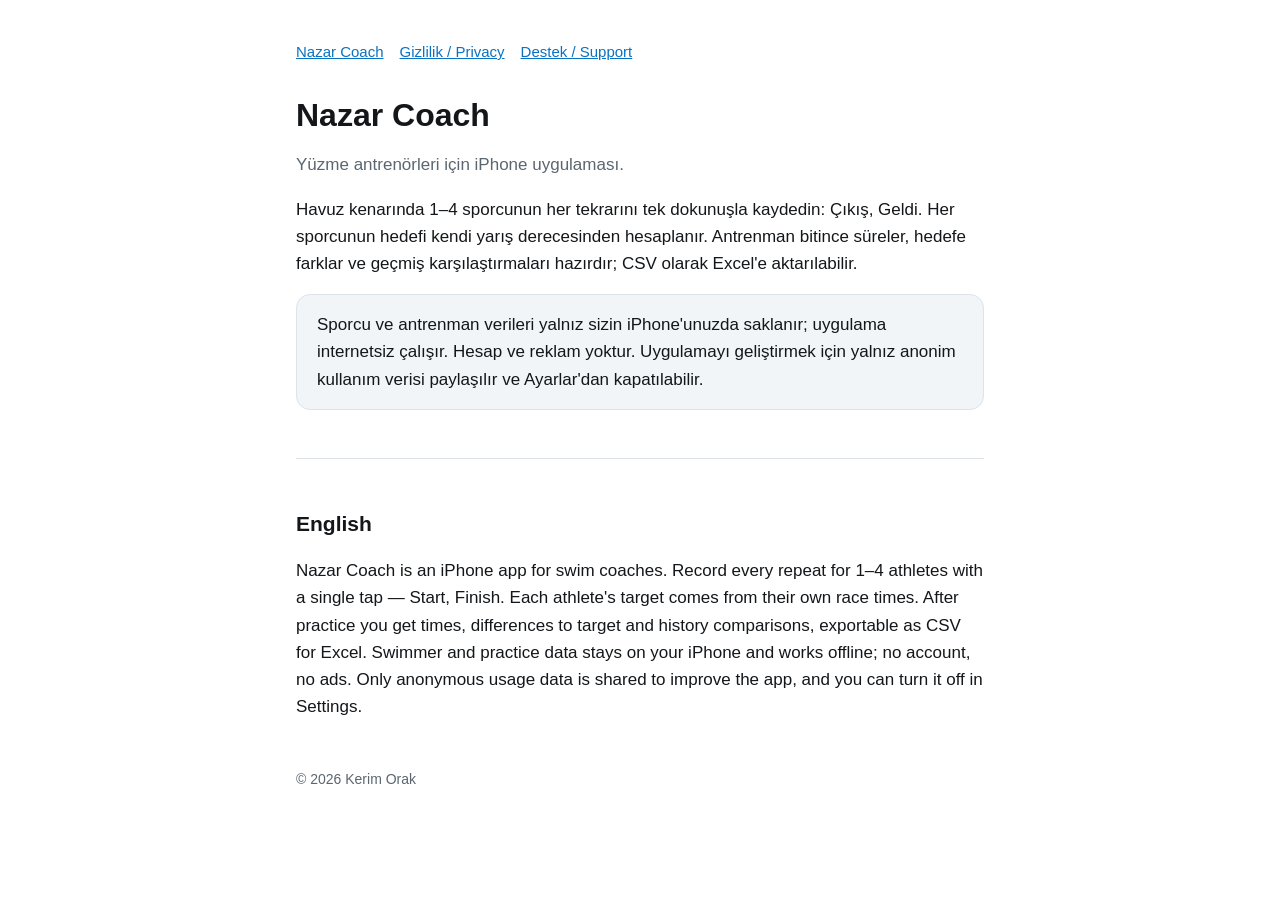
<file: index.html>
<!doctype html>
<html lang="tr"><head><meta charset="utf-8"><meta name="viewport" content="width=device-width,initial-scale=1">
<title>Nazar Coach</title><meta name="description" content="Yüzme antrenörleri için tekrar süresi kaydı."><link rel="stylesheet" href="style.css"></head>
<body><main>
<nav><a href="./">Nazar Coach</a><a href="privacy/">Gizlilik / Privacy</a><a href="support/">Destek / Support</a></nav>
<h1>Nazar Coach</h1>
<p class="muted">Yüzme antrenörleri için iPhone uygulaması.</p>
<p>Havuz kenarında 1–4 sporcunun her tekrarını tek dokunuşla kaydedin: Çıkış, Geldi. Her sporcunun hedefi kendi yarış derecesinden hesaplanır. Antrenman bitince süreler, hedefe farklar ve geçmiş karşılaştırmaları hazırdır; CSV olarak Excel'e aktarılabilir.</p>
<div class="card">Sporcu ve antrenman verileri yalnız sizin iPhone'unuzda saklanır; uygulama internetsiz çalışır. Hesap ve reklam yoktur. Uygulamayı geliştirmek için yalnız anonim kullanım verisi paylaşılır ve Ayarlar'dan kapatılabilir.</div>
<hr>
<h2>English</h2>
<p>Nazar Coach is an iPhone app for swim coaches. Record every repeat for 1–4 athletes with a single tap — Start, Finish. Each athlete's target comes from their own race times. After practice you get times, differences to target and history comparisons, exportable as CSV for Excel. Swimmer and practice data stays on your iPhone and works offline; no account, no ads. Only anonymous usage data is shared to improve the app, and you can turn it off in Settings.</p>
<footer>© 2026 Kerim Orak</footer>
</main></body></html>
</file>
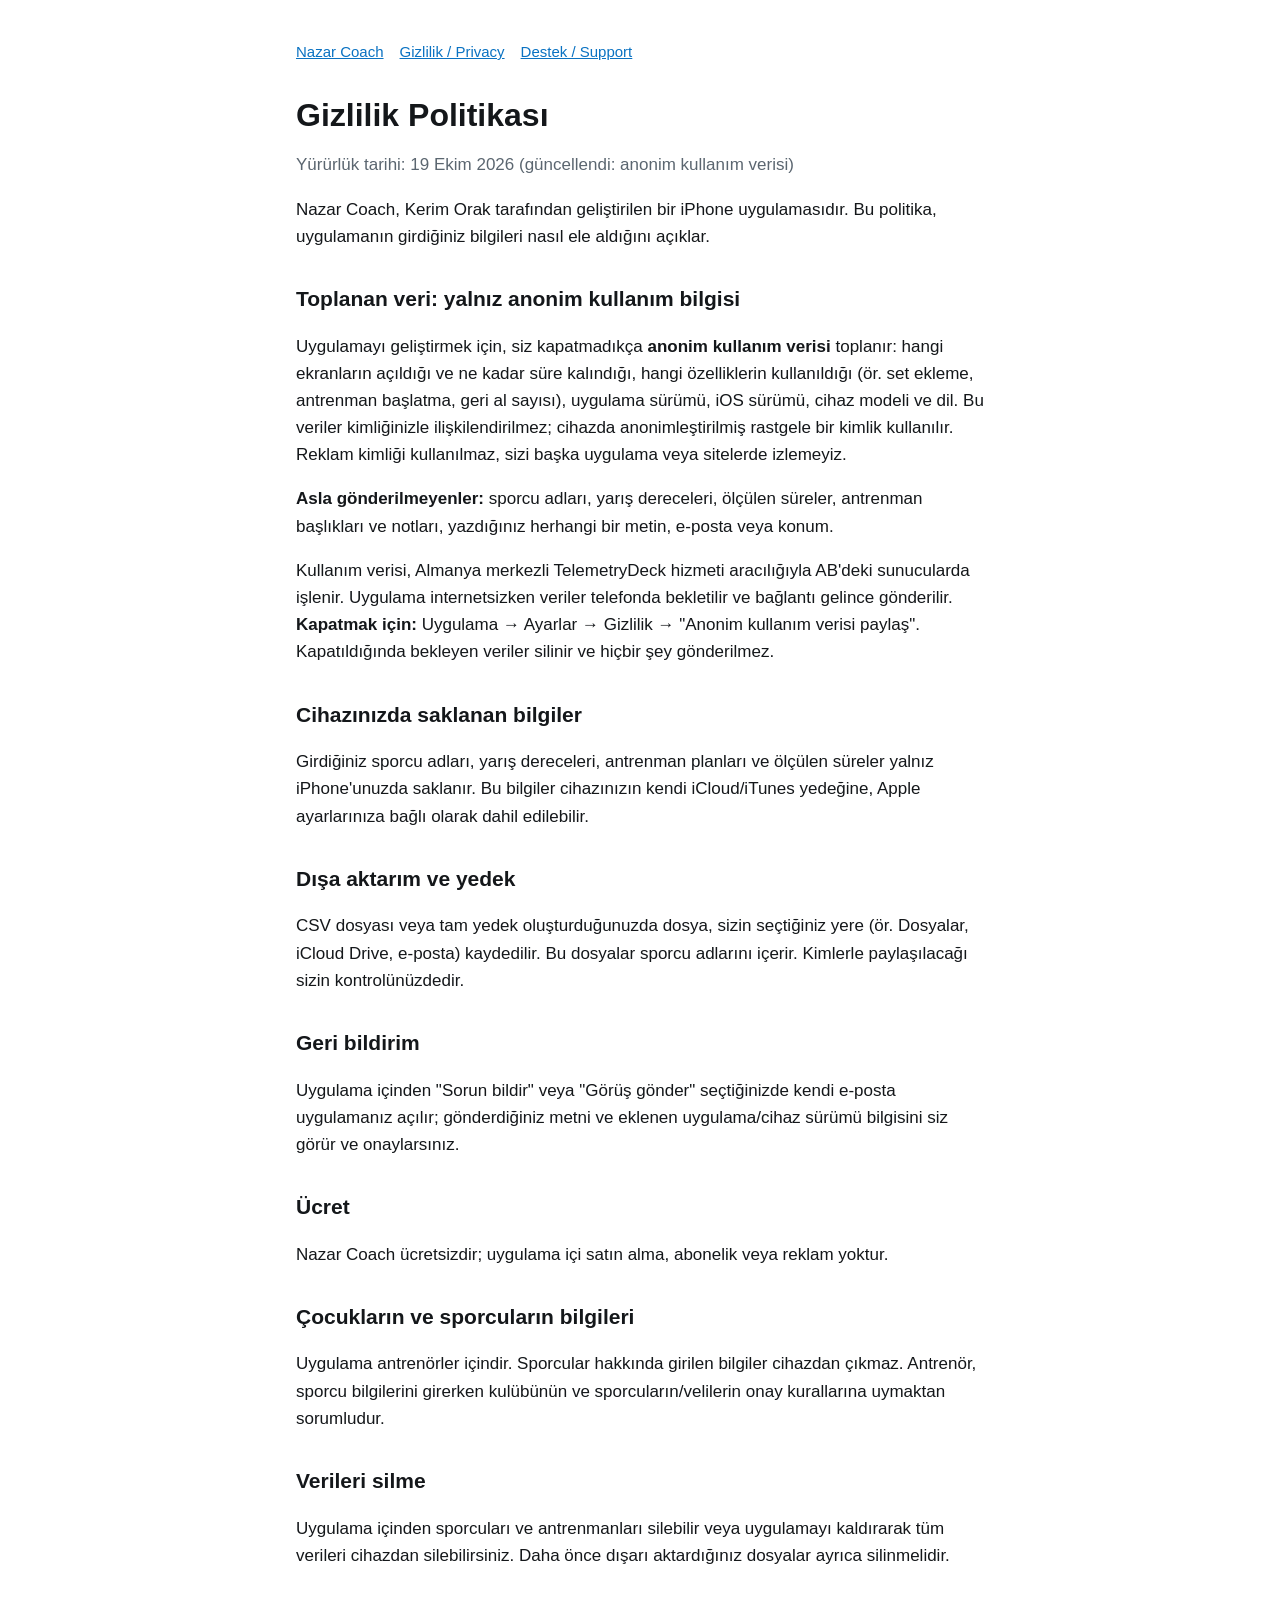
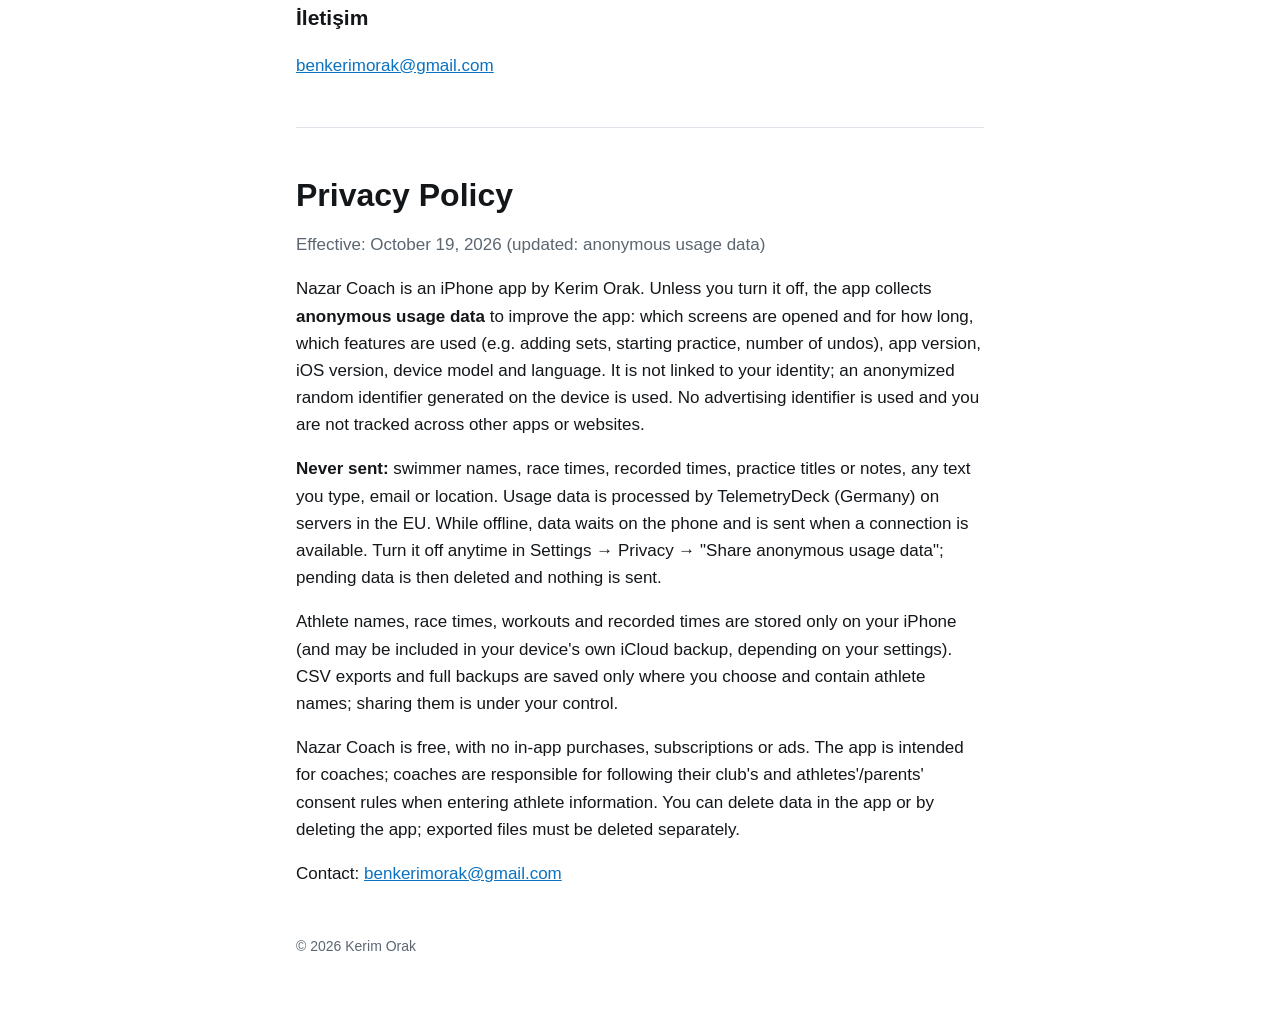
<file: privacy/index.html>
<!doctype html>
<html lang="tr"><head><meta charset="utf-8"><meta name="viewport" content="width=device-width,initial-scale=1">
<title>Nazar Coach Gizlilik</title><meta name="description" content="Nazar Coach gizlilik politikası / privacy policy."><link rel="stylesheet" href="../style.css"></head>
<body><main>
<nav><a href="../">Nazar Coach</a><a href="./">Gizlilik / Privacy</a><a href="../support/">Destek / Support</a></nav>
<h1>Gizlilik Politikası</h1>
<p class="muted">Yürürlük tarihi: 19 Ekim 2026 (güncellendi: anonim kullanım verisi)</p>
<p>Nazar Coach, Kerim Orak tarafından geliştirilen bir iPhone uygulamasıdır. Bu politika, uygulamanın girdiğiniz bilgileri nasıl ele aldığını açıklar.</p>
<h2>Toplanan veri: yalnız anonim kullanım bilgisi</h2>
<p>Uygulamayı geliştirmek için, siz kapatmadıkça <strong>anonim kullanım verisi</strong> toplanır: hangi ekranların açıldığı ve ne kadar süre kalındığı, hangi özelliklerin kullanıldığı (ör. set ekleme, antrenman başlatma, geri al sayısı), uygulama sürümü, iOS sürümü, cihaz modeli ve dil. Bu veriler kimliğinizle ilişkilendirilmez; cihazda anonimleştirilmiş rastgele bir kimlik kullanılır. Reklam kimliği kullanılmaz, sizi başka uygulama veya sitelerde izlemeyiz.</p>
<p><strong>Asla gönderilmeyenler:</strong> sporcu adları, yarış dereceleri, ölçülen süreler, antrenman başlıkları ve notları, yazdığınız herhangi bir metin, e-posta veya konum.</p>
<p>Kullanım verisi, Almanya merkezli TelemetryDeck hizmeti aracılığıyla AB'deki sunucularda işlenir. Uygulama internetsizken veriler telefonda bekletilir ve bağlantı gelince gönderilir. <strong>Kapatmak için:</strong> Uygulama → Ayarlar → Gizlilik → "Anonim kullanım verisi paylaş". Kapatıldığında bekleyen veriler silinir ve hiçbir şey gönderilmez.</p>
<h2>Cihazınızda saklanan bilgiler</h2>
<p>Girdiğiniz sporcu adları, yarış dereceleri, antrenman planları ve ölçülen süreler yalnız iPhone'unuzda saklanır. Bu bilgiler cihazınızın kendi iCloud/iTunes yedeğine, Apple ayarlarınıza bağlı olarak dahil edilebilir.</p>
<h2>Dışa aktarım ve yedek</h2>
<p>CSV dosyası veya tam yedek oluşturduğunuzda dosya, sizin seçtiğiniz yere (ör. Dosyalar, iCloud Drive, e-posta) kaydedilir. Bu dosyalar sporcu adlarını içerir. Kimlerle paylaşılacağı sizin kontrolünüzdedir.</p>
<h2>Geri bildirim</h2>
<p>Uygulama içinden "Sorun bildir" veya "Görüş gönder" seçtiğinizde kendi e-posta uygulamanız açılır; gönderdiğiniz metni ve eklenen uygulama/cihaz sürümü bilgisini siz görür ve onaylarsınız.</p>
<h2>Ücret</h2>
<p>Nazar Coach ücretsizdir; uygulama içi satın alma, abonelik veya reklam yoktur.</p>
<h2>Çocukların ve sporcuların bilgileri</h2>
<p>Uygulama antrenörler içindir. Sporcular hakkında girilen bilgiler cihazdan çıkmaz. Antrenör, sporcu bilgilerini girerken kulübünün ve sporcuların/velilerin onay kurallarına uymaktan sorumludur.</p>
<h2>Verileri silme</h2>
<p>Uygulama içinden sporcuları ve antrenmanları silebilir veya uygulamayı kaldırarak tüm verileri cihazdan silebilirsiniz. Daha önce dışarı aktardığınız dosyalar ayrıca silinmelidir.</p>
<h2>İletişim</h2>
<p><a href="mailto:benkerimorak@gmail.com">benkerimorak@gmail.com</a></p>
<hr>
<h1>Privacy Policy</h1>
<p class="muted">Effective: October 19, 2026 (updated: anonymous usage data)</p>
<p>Nazar Coach is an iPhone app by Kerim Orak. Unless you turn it off, the app collects <strong>anonymous usage data</strong> to improve the app: which screens are opened and for how long, which features are used (e.g. adding sets, starting practice, number of undos), app version, iOS version, device model and language. It is not linked to your identity; an anonymized random identifier generated on the device is used. No advertising identifier is used and you are not tracked across other apps or websites.</p>
<p><strong>Never sent:</strong> swimmer names, race times, recorded times, practice titles or notes, any text you type, email or location. Usage data is processed by TelemetryDeck (Germany) on servers in the EU. While offline, data waits on the phone and is sent when a connection is available. Turn it off anytime in Settings → Privacy → "Share anonymous usage data"; pending data is then deleted and nothing is sent.</p>
<p>Athlete names, race times, workouts and recorded times are stored only on your iPhone (and may be included in your device's own iCloud backup, depending on your settings). CSV exports and full backups are saved only where you choose and contain athlete names; sharing them is under your control.</p>
<p>Nazar Coach is free, with no in-app purchases, subscriptions or ads. The app is intended for coaches; coaches are responsible for following their club's and athletes'/parents' consent rules when entering athlete information. You can delete data in the app or by deleting the app; exported files must be deleted separately.</p>
<p>Contact: <a href="mailto:benkerimorak@gmail.com">benkerimorak@gmail.com</a></p>
<footer>© 2026 Kerim Orak</footer>
</main></body></html>
</file>
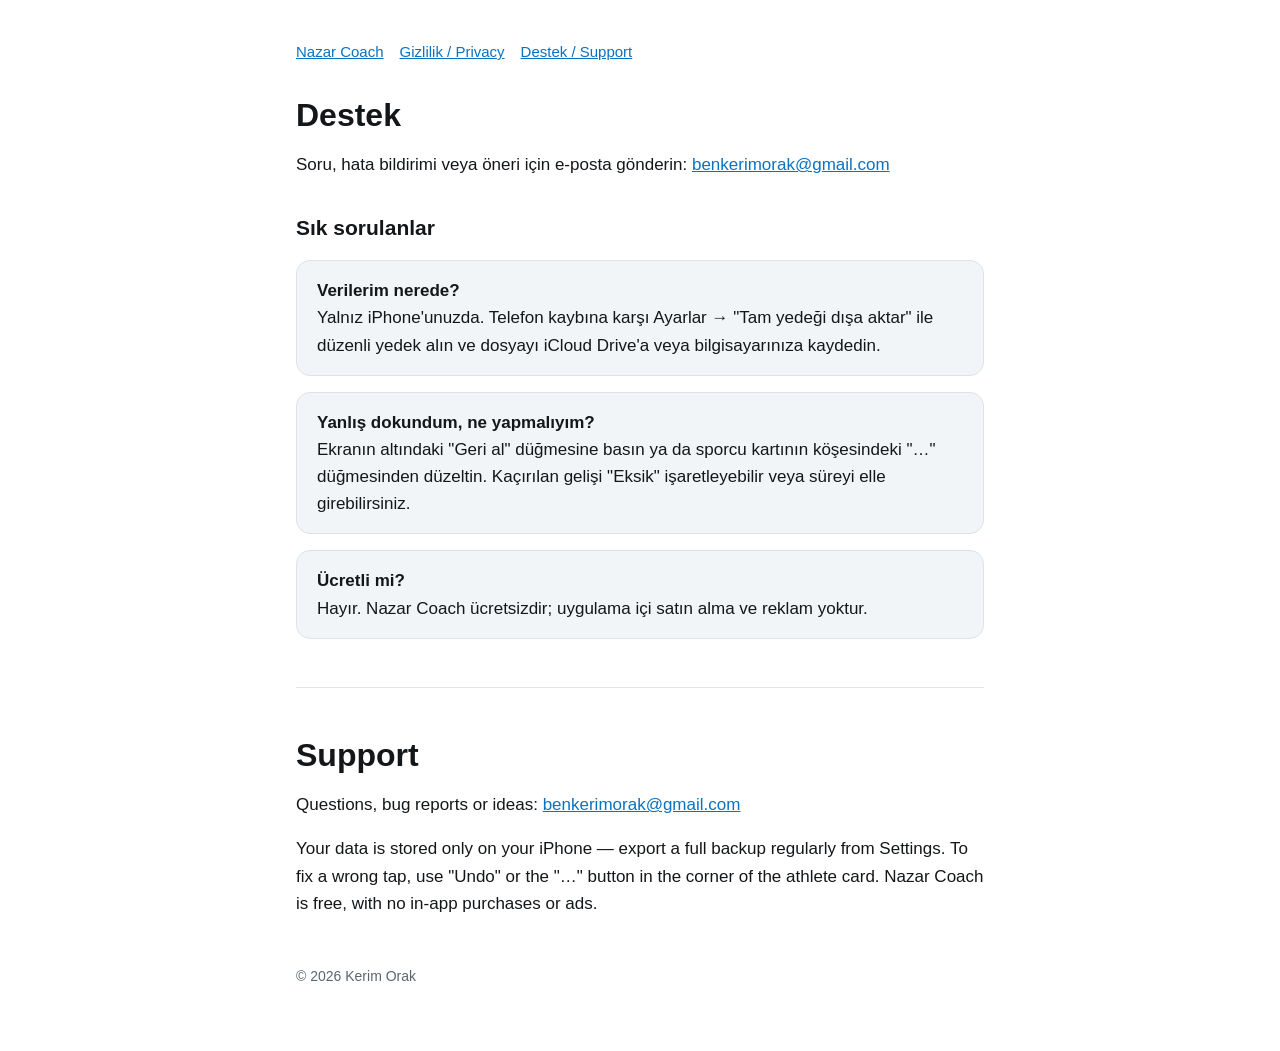
<file: support/index.html>
<!doctype html>
<html lang="tr"><head><meta charset="utf-8"><meta name="viewport" content="width=device-width,initial-scale=1">
<title>Nazar Coach Destek</title><meta name="description" content="Nazar Coach destek / support."><link rel="stylesheet" href="../style.css"></head>
<body><main>
<nav><a href="../">Nazar Coach</a><a href="../privacy/">Gizlilik / Privacy</a><a href="./">Destek / Support</a></nav>
<h1>Destek</h1>
<p>Soru, hata bildirimi veya öneri için e-posta gönderin: <a href="mailto:benkerimorak@gmail.com?subject=Nazar%20Coach%20destek">benkerimorak@gmail.com</a></p>
<h2>Sık sorulanlar</h2>
<div class="card"><strong>Verilerim nerede?</strong><br>Yalnız iPhone'unuzda. Telefon kaybına karşı Ayarlar → "Tam yedeği dışa aktar" ile düzenli yedek alın ve dosyayı iCloud Drive'a veya bilgisayarınıza kaydedin.</div>
<div class="card"><strong>Yanlış dokundum, ne yapmalıyım?</strong><br>Ekranın altındaki "Geri al" düğmesine basın ya da sporcu kartının köşesindeki "…" düğmesinden düzeltin. Kaçırılan gelişi "Eksik" işaretleyebilir veya süreyi elle girebilirsiniz.</div>
<div class="card"><strong>Ücretli mi?</strong><br>Hayır. Nazar Coach ücretsizdir; uygulama içi satın alma ve reklam yoktur.</div>
<hr>
<h1>Support</h1>
<p>Questions, bug reports or ideas: <a href="mailto:benkerimorak@gmail.com?subject=Nazar%20Coach%20support">benkerimorak@gmail.com</a></p>
<p>Your data is stored only on your iPhone — export a full backup regularly from Settings. To fix a wrong tap, use "Undo" or the "…" button in the corner of the athlete card. Nazar Coach is free, with no in-app purchases or ads.</p>
<footer>© 2026 Kerim Orak</footer>
</main></body></html>
</file>
<file: style.css>
:root{--bg:#ffffff;--fg:#14171a;--muted:#5b6670;--accent:#0a72c2;--card:#f2f5f8;--line:#dde3e8}
@media (prefers-color-scheme:dark){:root{--bg:#0e1114;--fg:#eef1f4;--muted:#9aa5ae;--accent:#4fa9ef;--card:#181d22;--line:#2a3138}}
*{box-sizing:border-box}
body{margin:0;background:var(--bg);color:var(--fg);font:17px/1.6 -apple-system,BlinkMacSystemFont,"Segoe UI",Roboto,sans-serif}
main{max-width:720px;margin:0 auto;padding:40px 16px 64px}
nav{display:flex;gap:16px;flex-wrap:wrap;margin-bottom:32px;font-size:15px}
a{color:var(--accent)}
h1{font-size:32px;line-height:1.2;margin:0 0 8px}
h2{font-size:21px;margin:32px 0 8px}
.muted{color:var(--muted)}
.card{background:var(--card);border:1px solid var(--line);border-radius:14px;padding:16px 20px;margin:16px 0}
hr{border:0;border-top:1px solid var(--line);margin:48px 0}
footer{color:var(--muted);font-size:14px;margin-top:48px}
</file>
